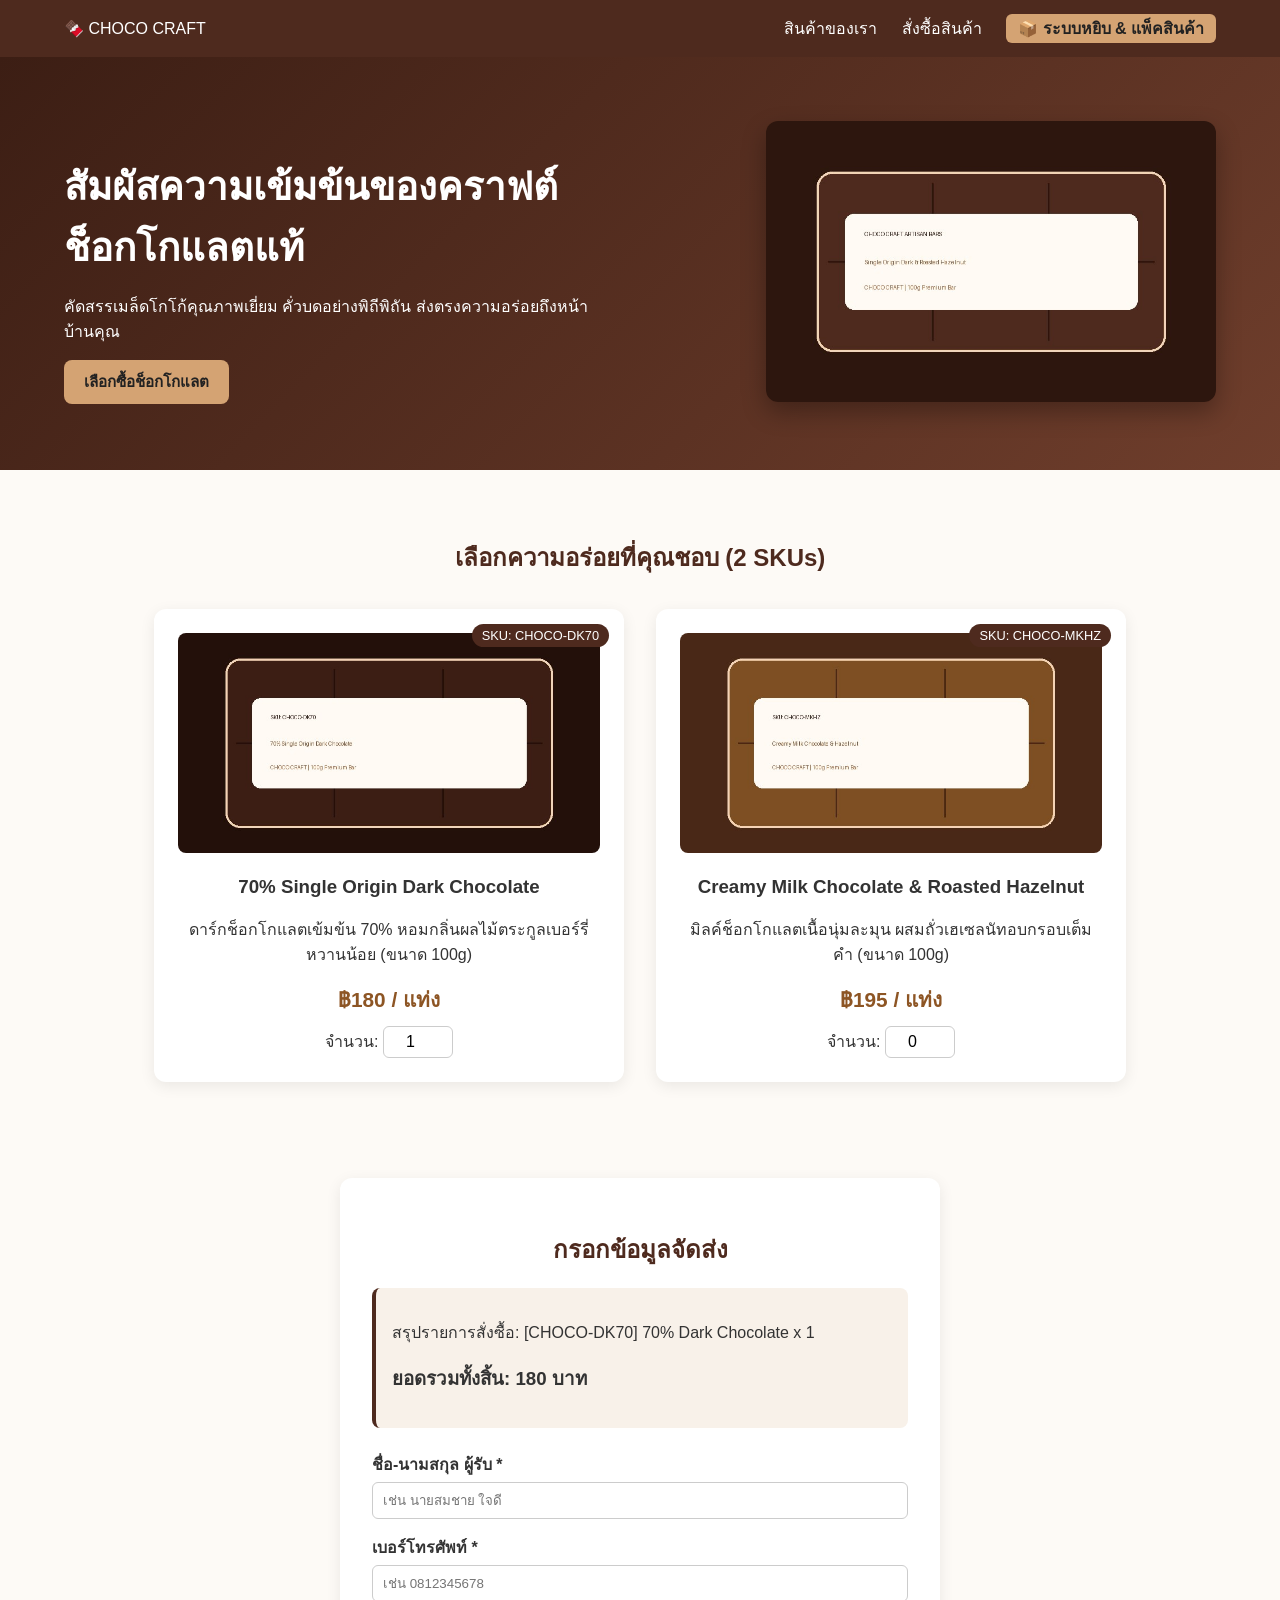
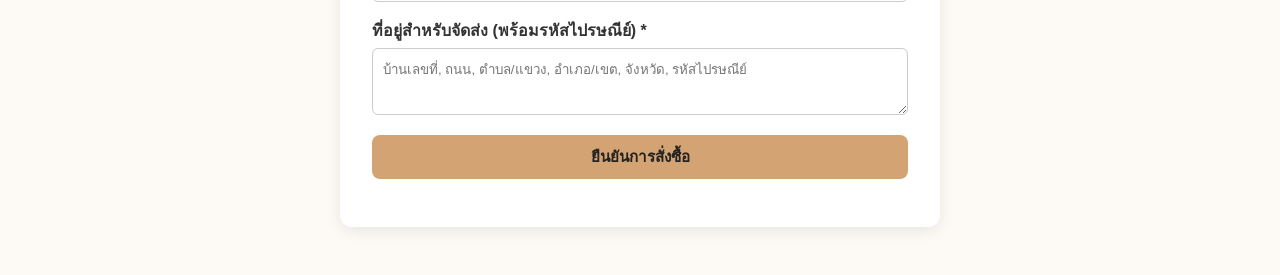
<file: index.html>
<!DOCTYPE html>
<html lang="th">
<head>
  <meta charset="UTF-8">
  <meta name="viewport" content="width=device-width, initial-scale=1.0">
  <title>CHOCO CRAFT | คราฟต์ช็อกโกแลตแท้พรีเมียม</title>
  <link rel="stylesheet" href="style.css">
</head>
<body>
  <header class="navbar">
    <div class="logo">🍫 CHOCO CRAFT</div>
    <nav>
      <a href="#products">สินค้าของเรา</a>
      <a href="#order">สั่งซื้อสินค้า</a>
      <a href="admin.html" class="admin-link">📦 ระบบหยิบ & แพ็คสินค้า</a>
    </nav>
  </header>

  <section class="hero">
    <div class="hero-content">
      <h1>สัมผัสความเข้มข้นของคราฟต์ช็อกโกแลตแท้</h1>
      <p>คัดสรรเมล็ดโกโก้คุณภาพเยี่ยม คั่วบดอย่างพิถีพิถัน ส่งตรงความอร่อยถึงหน้าบ้านคุณ</p>
      <a href="#products" class="btn-primary">เลือกซื้อช็อกโกแลต</a>
    </div>
    <div class="hero-image">
      <img src="images/hero-banner.jpg" alt="Choco Craft Banner" onerror="this.src='https://images.unsplash.com/photo-1549007994-cb92caebd54b?w=600'">
    </div>
  </section>

  <section id="products" class="products-section">
    <h2>เลือกความอร่อยที่คุณชอบ (2 SKUs)</h2>
    <div class="product-grid">
      <!-- SKU 1 -->
      <div class="product-card">
        <span class="sku-badge">SKU: CHOCO-DK70</span>
        <img src="images/choco-dark.jpg" alt="Dark Chocolate 70%" onerror="this.src='https://images.unsplash.com/photo-1606312619070-d48b4c652a52?w=400'">
        <h3>70% Single Origin Dark Chocolate</h3>
        <p>ดาร์กช็อกโกแลตเข้มข้น 70% หอมกลิ่นผลไม้ตระกูลเบอร์รี่ หวานน้อย (ขนาด 100g)</p>
        <div class="price">฿180 / แท่ง</div>
        <div class="qty-control">
          <label>จำนวน:</label>
          <input type="number" id="qty-dk70" value="1" min="0" max="50" onchange="calculateTotal()">
        </div>
      </div>

      <!-- SKU 2 -->
      <div class="product-card">
        <span class="sku-badge">SKU: CHOCO-MKHZ</span>
        <img src="images/choco-milk.jpg" alt="Milk Chocolate Hazelnut" onerror="this.src='https://images.unsplash.com/photo-1511381939415-e44015466834?w=400'">
        <h3>Creamy Milk Chocolate & Roasted Hazelnut</h3>
        <p>มิลค์ช็อกโกแลตเนื้อนุ่มละมุน ผสมถั่วเฮเซลนัทอบกรอบเต็มคำ (ขนาด 100g)</p>
        <div class="price">฿195 / แท่ง</div>
        <div class="qty-control">
          <label>จำนวน:</label>
          <input type="number" id="qty-mkhz" value="0" min="0" max="50" onchange="calculateTotal()">
        </div>
      </div>
    </div>
  </section>

  <section id="order" class="order-section">
    <div class="order-box">
      <h2>กรอกข้อมูลจัดส่ง</h2>
      <div class="summary-box">
        <p>สรุปรายการสั่งซื้อ: <span id="order-summary-text">[CHOCO-DK70] 70% Dark Chocolate x 1</span></p>
        <h3>ยอดรวมทั้งสิ้น: <span id="total-price">180</span> บาท</h3>
      </div>

      <form id="orderForm">
        <div class="form-group">
          <label>ชื่อ-นามสกุล ผู้รับ *</label>
          <input type="text" id="customerName" required placeholder="เช่น นายสมชาย ใจดี">
        </div>
        <div class="form-group">
          <label>เบอร์โทรศัพท์ *</label>
          <input type="tel" id="phone" required placeholder="เช่น 0812345678">
        </div>
        <div class="form-group">
          <label>ที่อยู่สำหรับจัดส่ง (พร้อมรหัสไปรษณีย์) *</label>
          <textarea id="address" rows="3" required placeholder="บ้านเลขที่, ถนน, ตำบล/แขวง, อำเภอ/เขต, จังหวัด, รหัสไปรษณีย์"></textarea>
        </div>
        <button type="submit" id="submitBtn" class="btn-primary full-width">ยืนยันการสั่งซื้อ</button>
      </form>
      <div id="statusMessage" class="status-msg"></div>
    </div>
  </section>

  <script src="app.js"></script>
</body>
</html>
</file>
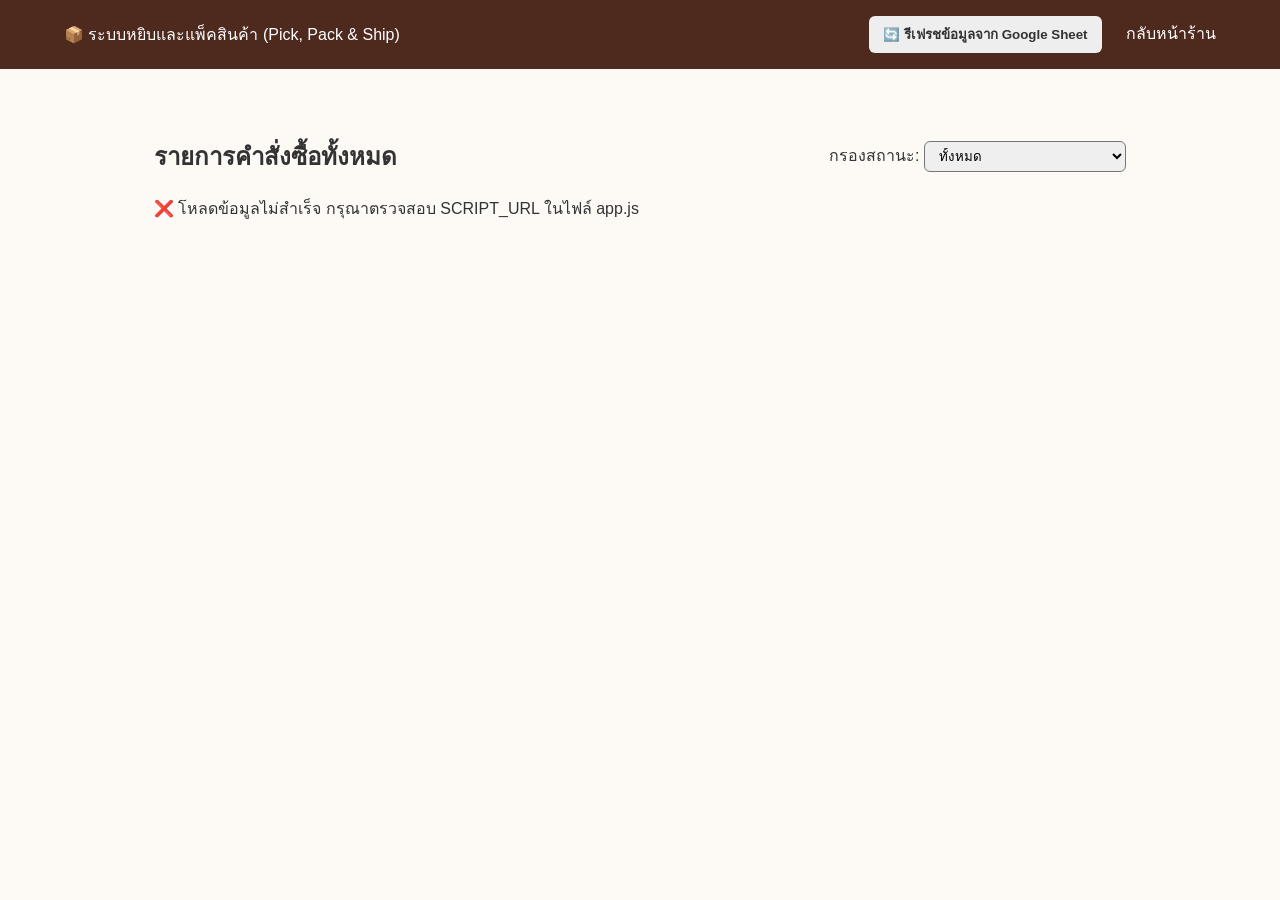
<file: admin.html>
<!DOCTYPE html>
<html lang="th">
<head>
  <meta charset="UTF-8">
  <meta name="viewport" content="width=device-width, initial-scale=1.0">
  <title>ระบบหยิบสินค้า แพ็คสินค้า & จ่าหน้าพัสดุ | CHOCO CRAFT</title>
  <link rel="stylesheet" href="style.css">
</head>
<body class="admin-body">
  <header class="navbar no-print">
    <div class="logo">📦 ระบบหยิบและแพ็คสินค้า (Pick, Pack & Ship)</div>
    <nav>
      <button onclick="loadOrders()" class="btn-secondary">🔄 รีเฟรชข้อมูลจาก Google Sheet</button>
      <a href="index.html">กลับหน้าร้าน</a>
    </nav>
  </header>

  <main class="admin-container no-print">
    <div style="display:flex; justify-content:space-between; align-items:center; flex-wrap:wrap; gap:10px;">
      <h2>รายการคำสั่งซื้อทั้งหมด</h2>
      <div>
        <label>กรองสถานะ: </label>
        <select id="statusFilter" onchange="renderOrders()" style="padding:6px 10px; border-radius:6px;">
          <option value="ALL">ทั้งหมด</option>
          <option value="รอดำเนินการ">รอดำเนินการ (รอหยิบ/แพ็ค)</option>
          <option value="กำลังหยิบสินค้า">กำลังหยิบสินค้า</option>
          <option value="แพ็คเสร็จแล้ว">แพ็คเสร็จแล้ว</option>
        </select>
      </div>
    </div>

    <div id="loading" class="loading">กำลังดึงข้อมูลจาก Google Sheets...</div>
    <div id="ordersList" class="orders-grid"></div>
  </main>

  <!-- พื้นที่สำหรับพิมพ์ใบจ่าหน้าพัสดุ (แสดงเฉพาะตอนกดพิมพ์) -->
  <div id="printArea" class="print-only"></div>

  <script src="app.js"></script>
  <script>
    window.addEventListener("DOMContentLoaded", loadOrders);
  </script>
</body>
</html>
</file>
<file: style.css>
:root {
  --primary: #4e2a1e;
  --secondary: #8d5524;
  --accent: #d4a373;
  --bg: #fdfaf6;
  --white: #ffffff;
}

* { box-sizing: border-box; font-family: 'Segoe UI', Tahoma, Geneva, Verdana, sans-serif; }
body { margin: 0; background-color: var(--bg); color: #333; }

.navbar {
  display: flex; justify-content: space-between; align-items: center;
  padding: 1rem 5%; background: var(--primary); color: var(--white);
}
.navbar a { color: var(--white); text-decoration: none; margin-left: 20px; }
.admin-link { background: var(--accent); color: #222 !important; padding: 6px 12px; border-radius: 6px; font-weight: bold; }

.hero {
  display: flex; flex-wrap: wrap; align-items: center; justify-content: space-between;
  padding: 4rem 5%; background: linear-gradient(135deg, #3c1e14, #6f3e2c); color: var(--white);
}
.hero-content { max-width: 550px; }
.hero-content h1 { font-size: 2.4rem; margin-bottom: 1rem; }
.hero-image img { max-width: 450px; width: 100%; border-radius: 12px; box-shadow: 0 10px 25px rgba(0,0,0,0.3); }

.btn-primary {
  display: inline-block; background: var(--accent); color: #222; padding: 10px 20px;
  border: none; border-radius: 8px; font-size: 0.95rem; font-weight: bold; cursor: pointer; text-decoration: none;
}
.btn-primary:hover { background: #e5b889; }
.btn-secondary { background: #eee; color: #333; padding: 8px 14px; border: none; border-radius: 6px; cursor: pointer; font-weight: bold; }
.btn-pick { background: #fff3bf; color: #e67700; border: 1px solid #fcc419; padding: 8px 12px; border-radius: 6px; cursor: pointer; font-weight: bold; }
.full-width { width: 100%; }

.products-section, .order-section, .admin-container { padding: 3rem 5%; max-width: 1100px; margin: auto; }
.products-section h2, .order-section h2 { text-align: center; color: var(--primary); }

.product-grid { display: grid; grid-template-columns: repeat(auto-fit, minmax(300px, 1fr)); gap: 2rem; margin-top: 2rem; }
.product-card {
  background: var(--white); border-radius: 12px; padding: 1.5rem; position: relative;
  box-shadow: 0 4px 15px rgba(0,0,0,0.08); text-align: center;
}
.sku-badge {
  position: absolute; top: 15px; right: 15px; background: var(--primary);
  color: var(--white); font-size: 0.8rem; padding: 4px 10px; border-radius: 20px;
}
.product-card img { width: 100%; height: 220px; object-fit: cover; border-radius: 8px; }
.price { font-size: 1.3rem; font-weight: bold; color: var(--secondary); margin: 10px 0; }
.qty-control input { width: 70px; padding: 6px; font-size: 1rem; text-align: center; border: 1px solid #ccc; border-radius: 6px; }

.order-box { background: var(--white); padding: 2rem; border-radius: 12px; box-shadow: 0 4px 15px rgba(0,0,0,0.08); max-width: 600px; margin: auto; }
.summary-box { background: #f8f1e9; padding: 1rem; border-radius: 8px; margin-bottom: 1.5rem; border-left: 4px solid var(--primary); }
.form-group { margin-bottom: 1rem; }
.form-group label { display: block; margin-bottom: 5px; font-weight: bold; }
.form-group input, .form-group textarea { width: 100%; padding: 10px; border: 1px solid #ccc; border-radius: 6px; }
.status-msg { margin-top: 1rem; text-align: center; font-weight: bold; color: green; }

/* Admin Styles */
.orders-grid { display: grid; grid-template-columns: repeat(auto-fit, minmax(340px, 1fr)); gap: 1.5rem; margin-top: 1.5rem; }
.order-card { background: var(--white); padding: 1.5rem; border-radius: 10px; box-shadow: 0 3px 10px rgba(0,0,0,0.08); border-top: 5px solid var(--secondary); }
.status-badge { display: inline-block; padding: 4px 10px; border-radius: 12px; font-size: 0.85rem; font-weight: bold; background: #ffe8cc; color: #d9480f; }
.status-badge.picking { background: #fff3bf; color: #e67700; }
.status-badge.packed { background: #d3f9d8; color: #2b8a3e; }

.pick-list { background: #f8f9fa; border: 1px solid #dee2e6; padding: 12px; border-radius: 6px; margin: 12px 0; font-size: 0.95rem; }
.pick-item { display: flex; align-items: center; gap: 8px; margin-top: 6px; }
.admin-actions { display: flex; gap: 8px; flex-wrap: wrap; margin-top: 14px; }

/* Print Shipping Label Styles */
.print-only { display: none; }
@media print {
  .no-print { display: none !important; }
  .print-only { display: block !important; }
  body { background: white; }
  .shipping-label {
    border: 2px solid #000; padding: 20px; width: 100%; max-width: 520px; margin: auto;
    font-size: 16px; line-height: 1.6;
  }
  .label-header { border-bottom: 2px solid #000; padding-bottom: 10px; margin-bottom: 15px; display: flex; justify-content: space-between; }
  .label-receiver { background: #f8f8f8; padding: 12px; border: 1px solid #000; margin-bottom: 15px; }
  .label-box { border: 1px dashed #000; padding: 10px; }
}
</file>
